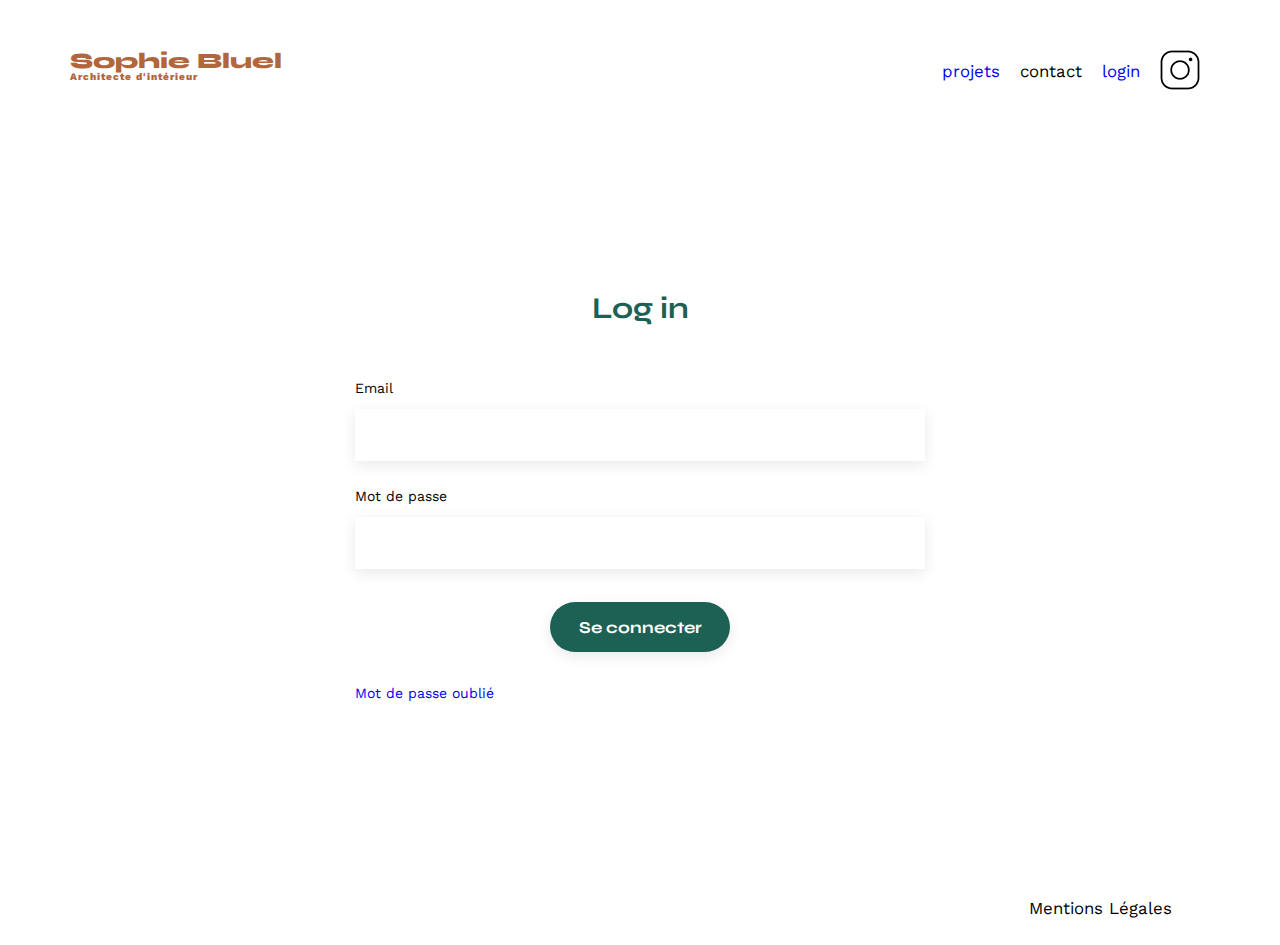
<file: FrontEnd/pages/login.html>
<!DOCTYPE html>
<html lang="fr">
<head>
	<meta charset="UTF-8">
	<title>Sophie Bluel - Architecte d'intérieur</title>
	<meta name="viewport" content="width=device-width, initial-scale=1.0">
	<link rel="preconnect" href="https://fonts.googleapis.com">
	<link rel="preconnect" href="https://fonts.gstatic.com" crossorigin>
	<link href="https://fonts.googleapis.com/css2?family=Syne:wght@700;800&family=Work+Sans&display=swap" rel="stylesheet">
	<link rel="stylesheet" href="https://cdnjs.cloudflare.com/ajax/libs/font-awesome/6.0.0/css/all.min.css" />
	<meta name="description" content="">
	<link rel="stylesheet" href="../assets/styles/login.css">
	<link rel="stylesheet" href="../assets/style.css">
</head>
<body id="bodyLogIn">
<header>
	<h1>Sophie Bluel <span>Architecte d'intérieur</span></h1>
	<nav>
		<ul>
			<li><a href="../index.html">projets</a></li>
			<li>contact</li>
			<li><a href="./login.html" id="nav-login">login</a></li>
			<li><img src="../assets/icons/instagram.png" alt="Instagram"></li>
		</ul>
	</nav>
</header>
<main>
    <section id="logIn">
		<h2>Log in</h2>
        <p id="error-message" hidden>
			Identifiant ou mot de passe incorrect
		</p>
		<form>
			<label for="email">Email</label>
			<input type="email" name="email" id="email" >
			<label for="password">Mot de passe</label>
			<input type="password" name="password" id="password">
			<input type="submit" value="Se connecter" id="connect">
		</form>
        <a href="#">Mot de passe oublié</a>
	</section>
</main>

<footer>
	<nav>
		<ul>
			<li>Mentions Légales</li>
		</ul>
	</nav>
</footer>
<script src="../js/login.js"></script>
</body>
</html>
</file>
<file: FrontEnd/assets/styles/login.css>
#logIn {
	width: 50%;
    margin:200px auto;
}
#logIn > * {
	text-align: center;

}
#logIn h2{
	margin-bottom: 20px;
}
#logIn form {
	text-align: left;
	margin-top:30px;
	display: flex;
	flex-direction: column;
}

#logIn input {
	height: 50px;
	font-size: 1.2em;
	border: none;
	box-shadow: 0px 4px 14px rgba(0, 0, 0, 0.09);
}
#logIn label {
	margin: 2em 0 1em 0;
}

#error-message{
	color: red;
	
}
</file>
<file: FrontEnd/assets/style.css>
/* http://meyerweb.com/eric/tools/css/reset/
   v2.0 | 20110126
   License: none (public domain)
*/

html, body, div, span, applet, object, iframe,
h1, h2, h3, h4, h5, h6, p, blockquote, pre,
a, abbr, acronym, address, big, cite, code,
del, dfn, em, img, ins, kbd, q, s, samp,
small, strike, strong, sub, sup, tt, var,
b, u, i, center,
dl, dt, dd, ol, ul, li,
fieldset, form, label, legend,
table, caption, tbody, tfoot, thead, tr, th, td,
article, aside, canvas, details, embed,
figure, figcaption, footer, header, hgroup,
menu, nav, output, ruby, section, summary,
time, mark, audio, video {
	margin: 0;
	padding: 0;
	border: 0;
	font-size: 100%;
	font: inherit;
	vertical-align: baseline;
	scroll-behavior: smooth;
}
/* HTML5 display-role reset for older browsers */
article, aside, details, figcaption, figure,
footer, header, hgroup, menu, nav, section {
	display: block;
}
body {
	line-height: 1;
}
ol, ul {
	list-style: none;
}
a{
	text-decoration: none;
}
blockquote, q {
	quotes: none;
}
blockquote:before, blockquote:after,
q:before, q:after {
	content: '';
	content: none;
}
table {
	border-collapse: collapse;
	border-spacing: 0;
}
/** end reset css**/
body {
	max-width: 1140px;
	margin:auto;
	font-family: 'Work Sans' ;
	font-size: 14px;
}
header {
	display: flex;
	justify-content: space-between;
	margin: 50px 0
}
section {
	margin: 50px 0
}

h1{
	display: flex;
	flex-direction: column;
	font-family: 'Syne';
	font-size: 22px;
	font-weight: 800;
	color: #B1663C
}

h1 > span {
	font-family: 'Work Sans';
	font-size:10px;
	letter-spacing: 0.1em;
;
}

h2{
	font-family: 'Syne';
	font-weight: 700;
	font-size: 30px;
	color: #1D6154
}
nav ul {
	display: flex;
	align-items: center;
	list-style-type: none;

}
nav li {
	padding: 0 10px;
	font-size: 1.2em;
}

li:hover {
	color: #B1663C;
}
#introduction {
	display: flex;
	align-items: center;
}
#introduction figure {
	flex: 1
}
#introduction img {
	display: block;
	margin: auto;
	width: 80%;
}

#introduction article {
	flex: 1
}
#introduction h2 {
	margin-bottom: 1em;
}

#introduction p {
	margin-bottom: 0.5em;
}
 h2 {
	margin-bottom: 1em;
	
}
.title{
	display: flex;
	align-items: baseline;
	justify-content: center;
}
.title h2{
	padding-left: 100px;
	padding-right: 20px;
	
}
.title i.fa-regular.fa-pen-to-square {
padding: 15px;
}

.title button{
	border: none;
	background-color:white;
	visibility: hidden;
	cursor: pointer;
}

#portfolio{
    width: 100%;
	display: grid;
	grid-template-columns: 1fr 1fr 1fr;
	grid-column-gap: 20px;
	grid-row-gap: 20px	
}

.gallery img {
	width: 100%;

}
#filter{
	display: flex;
	justify-content: center;
}

.button{
	width: 55%;
	display: flex;
	justify-content: space-between;
}
.button .btnSort{
	font-family: 'Syne';
	font-weight: 700;
	color:rgb(57,117,105);
	min-width: 100px;
	background-color: rgb(255,254,248);
	padding: 10px;
	text-align: center;
	border-radius: 60px ;
	border:1px solid #1D6154;
	font-size: 16px;
	cursor: pointer;
}

.button .btnSort.active{
	background-color: #1D6154;
	color: #ffffff;
}
#contact {
	width: 50%;
    margin: auto;
}
#contact > * {
	text-align: center;

}
#contact h2{
	margin-bottom: 20px;
}
#contact form {
	text-align: left;
	margin-top:30px;
	display: flex;
	flex-direction: column;
}

#contact input {
	height: 50px;
	font-size: 1.2em;
	border: none;
	box-shadow: 0px 4px 14px rgba(0, 0, 0, 0.09);
}
#contact label {
	margin: 2em 0 1em 0;
}
#contact textarea {
	border: none;
	box-shadow: 0px 4px 14px rgba(0, 0, 0, 0.09);
}

input[type="submit"]{
	font-family: 'Syne';
	font-weight: 700;
	color: white;
	background-color: #1D6154;
	margin : 2em auto ;
	width: 180px;
	text-align: center;
	border-radius: 60px ;
}

footer nav ul {
	display: flex;
	justify-content: flex-end;
	margin: 2em
}

/************** Modal ****************/
/* .modalActive{
display: flex !important;
} */
.modalOverlay{
	position: fixed;
    left: 0;
    top: 0;
    right: 0;
    bottom: 0;
    /* z-index: 110; */
    background: rgba(0,0,0,0.4);
    display: flex;
    align-items: center;
    justify-content: center;
    display: none;
	
}
.activeModal{
	display: flex !important;
}


.modalOverlay .modalContent{
	border-radius: 10px;
	background: white;
	padding: 20px;
	position: absolute;
	height: 688px;
	width: 630px;
	margin: 100px auto 50px;
	text-align: center;
}

.modalOverlay .modalContent h2{
	font-size: 26px;
	font-family: "Inter", sans-serif;
	font-weight: 200;
	color: black;
	margin-top: 60px;
	margin-bottom: 40px;
}

.modalOverlay .modalContent .photos{
	
	width: 70%;
	margin: 0 auto;
	display: grid;
	grid-template-columns: 1fr 1fr 1fr 1fr 1fr;
	position: relative;
}
.modalOverlay .modalContent .photos img{
width: 75px;
height: 100px;
margin: 10px 0;

}

 i.fa-solid.fa-trash-can{
	color: white;
	background: black;
	font-size: 10px;
	width: 17px;
	height: 17px;
	display: flex;
	align-items: center;
	justify-content: center;
	border-radius: 2px;
	position: absolute;
	right: -10px;
	top: 15px;
	cursor: pointer;	
}

.modalOverlay .modalContent .photoLine{
	border-bottom: 1px solid black;
	width: 70%;
	margin: 0 auto;
	margin-top: 70px;
}
.modalOverlay .modalContent .photoLine2{
	border-bottom: 1px solid black;
	width: 100%;
	margin: 0 auto;
	margin-top: 70px;
	display: none;
}

.modalOverlay button{
	font-weight: 700;
	background-color:rgb(57,117,105);
	width: 237px;
	height: 36px;
	color: rgb(255,254,248);
	padding: 10px;
	text-align: center;
	border-radius: 60px ;
	border:1px solid #1D6154;
	letter-spacing: 1px;
	cursor: pointer;
	margin: 40px 0;
}

.modalContent span{
	position: absolute;
	top: 35px;
	right: 35px;
	font-size: 24px;
	cursor: pointer;
}

/******* Modal ajout photo ********/

.addPhoto .addPhotoContainer{
width: 440px;
height: 169px;
border-radius: 3px;
background-color: rgb(232,241,246);
margin: 0 auto;
}

.addPhoto .addPhotoContainer label{
	background-color: rgb(203,214,220);
	color: rgb(48,102,133);
	border-radius: 50px;
	padding: 8px;
	display: flex;
	justify-content: center;
	width: 165px;
	margin: 0 auto;
	
	
}

.addPhoto .addPhotoContainer input{
	display: none;
}

.addPhoto .addPhotoContainer i.fa-image{
	font-size: 70px;
	color:rgb(203,214,220) ;
	display: flex;
	justify-content: center;
	padding: 20px 0 15px;
}

.addPhoto .addPhotoContainer p{
	font-size: 10px;
	margin-top: 5px;
	display: flex;
	justify-content: center;
}

.addPhotoContainer img{
	display: none;
	width: 182px;
	height: 168px;
	margin: 0 auto;
}

.modalContent #arrowLeft{
	position: absolute;
	top: 35px;
	left: 35px;
	cursor: pointer;
	width: 24px;
}

.modalContent form{
	text-align: left;
	margin: 0 auto;
	display: flex;
	flex-direction: column;	
	width: 420px;
}

form .buttonValid{
	background-color: rgb(167,167,167);
	border: none;
}

.modalContent input,select {
	height: 50px;
	font-size: 1.2em;
	border: none;
	box-shadow: 0px 4px 14px rgba(0, 0, 0, 0.09);
}
.modalContent label {
	margin: 2em 0 1em 0;
}
.modalContent textarea {
	border: none;
	box-shadow: 0px 4px 14px rgba(0, 0, 0, 0.09);
}
</file>
